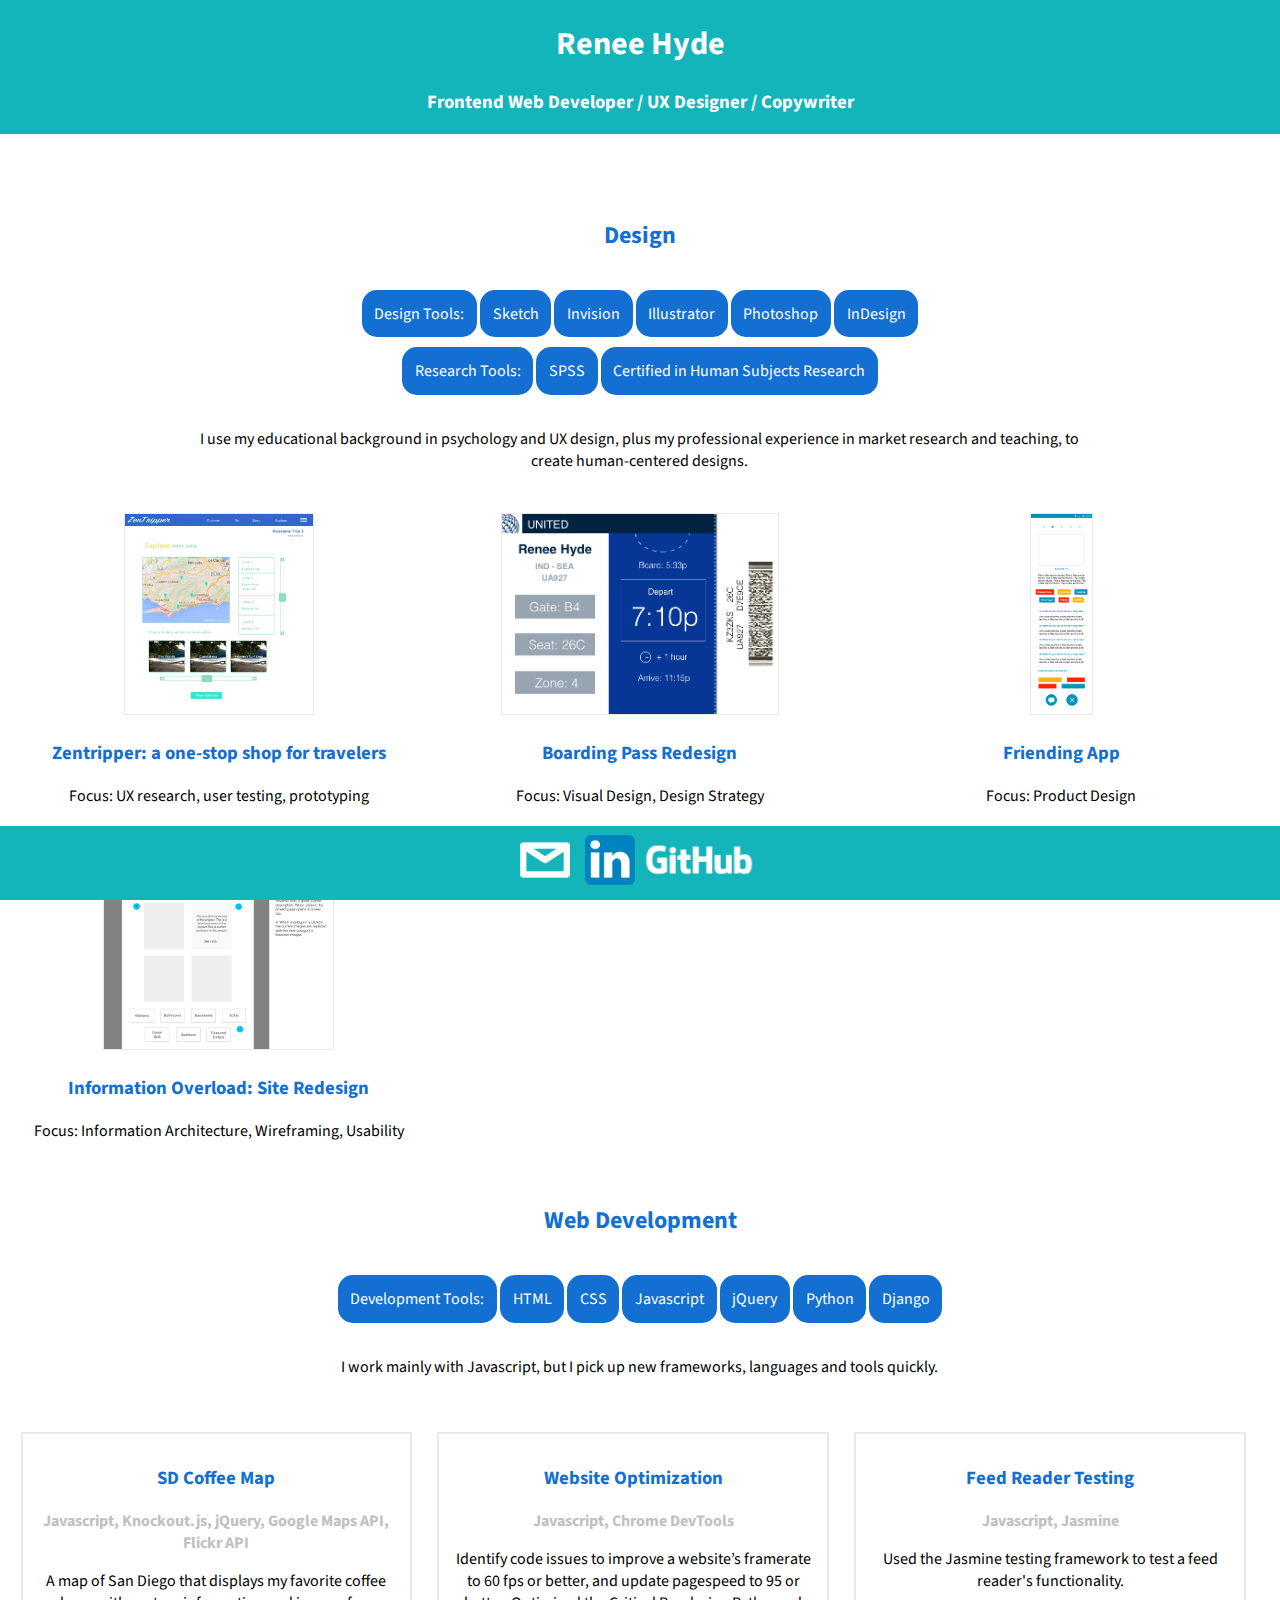
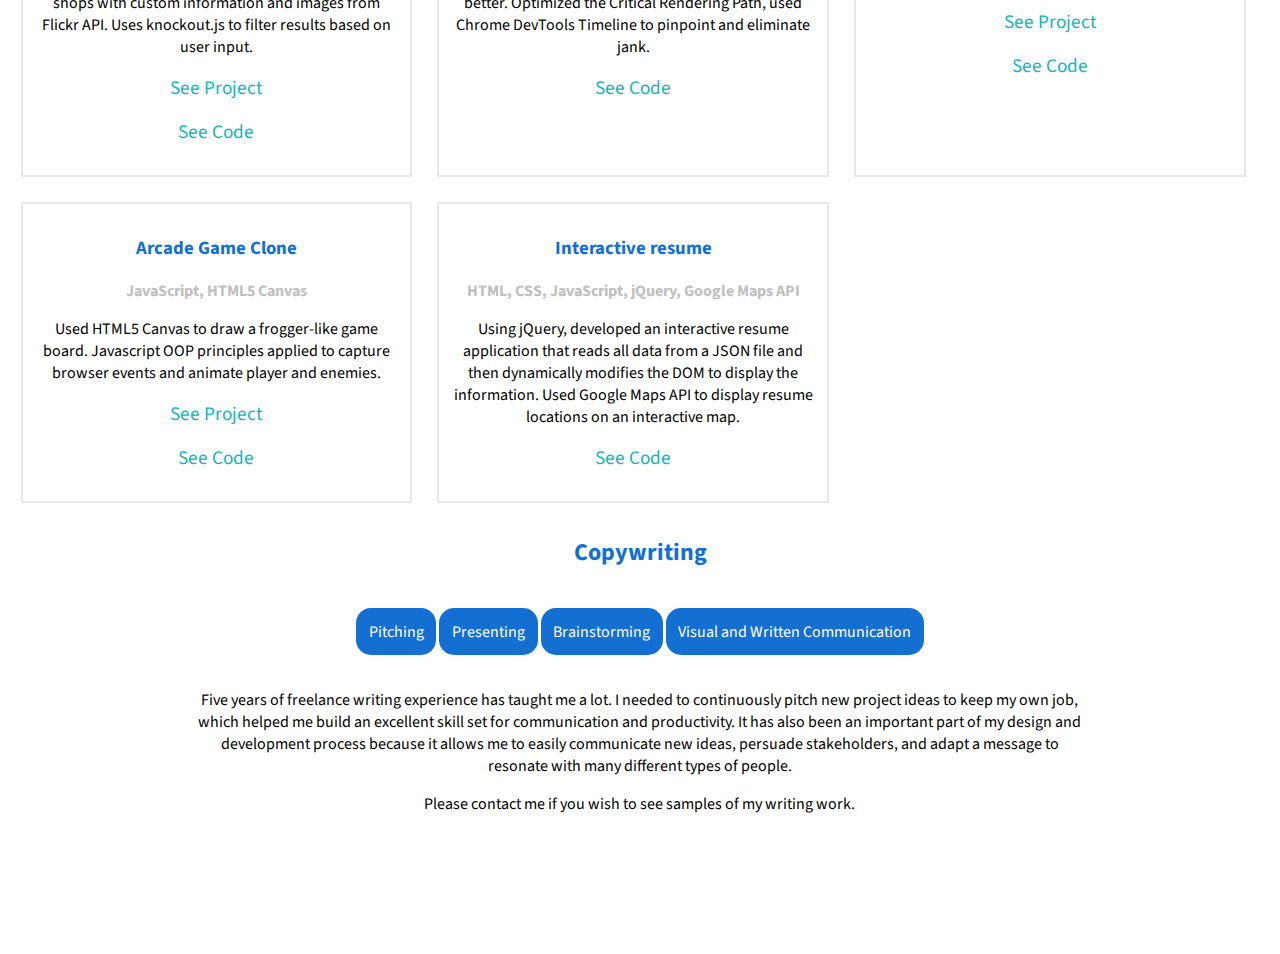
<file: index.html>
<!DOCTYPE html>
<html lang="en">
  <head>
    <meta charset="utf-8">
    <meta name="viewport" content="width=device-width, initial-scale=1">
    <!-- TODO add android color <meta name="theme-color" content="#db5945"> -->
    <title>Renee Hyde Portfolio</title>
    <link rel="stylesheet" href="assets/css/main.css">
    <link href="https://fonts.googleapis.com/css?family=Source+Sans+Pro" rel="stylesheet">
  </head>

  <body>
    <header class="name">
      <h1>Renee Hyde</h1>
      <h3>Frontend Web Developer / UX Designer / Copywriter</h3>
    </header>
    <div class="container">
      <div class="intro">
        <!-- <p>I am a front-end web developer, UX designer & copywriter with a passion for creative problem-solving.</p> -->
        <!-- <h3>Education</h3>
        <p>Princeton University, BA in Psychology</p>
        <p>General Assembly, User Experience Design Certificate</p>
        <p>Udacity, Front End Web Developer Nanodegree (current)</p> -->
      </div>

      <!-- Design Section Begins-->

      <div class="work-type">
        <h2>Design</h2>
      </div>

      <div class="skills">
        <span>Design Tools:</span>
        <span>Sketch</span>
        <span>Invision</span>
        <span>Illustrator</span>
        <span>Photoshop</span>
        <span>InDesign</span>
      </div>

      <div class="skills">
        <span>Research Tools:</span>
        <span>SPSS</span>
        <span>Certified in Human Subjects Research</span>
      </div>

      <div class = "work-type div-box">
        <p>I use my educational background in psychology and UX design, plus my professional experience in market research and teaching, to create human-centered designs.</p>
      </div>

      <div class="project">
        <a href=zentripper.html target="_blank"><img src="assets/img/screen5.png" class="project-image" alt="proj1"></a>
        <h3>Zentripper: a one-stop shop for travelers</h3>
        <p>Focus: UX research, user testing, prototyping</p>
      </div>

      <div class="project">
        <a href=boarding.html target="_blank"><img src="assets/img/boardingpass1.png" class="project-image" alt="proj2"></a>
        <h3>Boarding Pass Redesign</h3>
        <p>Focus: Visual Design, Design Strategy</p>
      </div>

      <div class="project">
        <a href=friend.html target="_blank"><img src="assets/img/friendapp1.png" class="project-image" alt="proj3"></a>
        <h3>Friending App</h3>
        <p>Focus: Product Design</p>
      </div>

      <div class="project">
        <a href=remodel.html target="_blank"><img src="assets/img/redesign4.png" class="project-image" alt="proj4"></a>
        <h3>Information Overload: Site Redesign</h3>
        <p>Focus: Information Architecture, Wireframing, Usability</p>
      </div>

      <!--  Web Development Projects-->

      <div class="work-type">
        <h2>Web Development</h2>
      </div>

      <div class="skills">
        <span>Development Tools:</span>
        <span>HTML</span>
        <span>CSS</span>
        <span>Javascript</span>
        <span>jQuery</span>
        <span>Python</span>
        <span>Django</span>
      </div>

      <div class= "work-type div-box">
        <p> I work mainly with Javascript, but I pick up new frameworks, languages and tools quickly.</p>
      </div>

      <div class="dev-project">
        <h3>SD Coffee Map</h3>
        <p><span>Javascript, Knockout.js, jQuery, Google Maps API, Flickr API</span></p>
        <p>A map of San Diego that displays my favorite coffee shops with custom information and images from Flickr API. Uses knockout.js to filter results based on user input.</p>
        <p><a href="https://areneehy.github.io/sd-coffee-map" target="_blank">See Project</a></p>
        <p><a href="https://github.com/areneehy/sd-coffee-map" target="_blank">See Code</a></p>
      </div>

      <div class="dev-project">
        <h3>Website Optimization</h3>
        <p><span>Javascript, Chrome DevTools </span></p>
        <p>Identify code issues to improve a website’s framerate to 60 fps or better, and update pagespeed to 95 or better. Optimized the Critical Rendering Path, used Chrome DevTools Timeline to pinpoint and eliminate jank.</p>
        <!-- <a href="https://areneehy.github.io/website-optimization" target="_blank">See Project</a> -->
        <p><a href="https://github.com/areneehy/website-optimization" target="_blank">See Code</a></p>
      </div>

      <div class="dev-project">
        <h3>Feed Reader Testing</h3>
        <p><span>Javascript, Jasmine </span></p>
        <p>Used the Jasmine testing framework to test a feed reader's functionality.</p>
        <!-- <a href="https://areneehy.github.io/website-optimization" target="_blank">See Project</a> -->
        <p><a href="https://areneehy.github.io/feed-reader-testing" target="_blank">See Project</a></p>
        <p><a href="https://github.com/areneehy/feed-reader-testing" target="_blank">See Code</a></p>
      </div>

      <div class="dev-project">
        <h3>Arcade Game Clone</h3>
        <p><span>JavaScript, HTML5 Canvas</span></p>
        <p>Used HTML5 Canvas to draw a frogger-like game board. Javascript OOP principles applied to capture browser events and animate player and enemies.</p>
        <p><a href="https://areneehy.github.io/arcade-game" target="_blank">See Project</a></p>
        <p><a href="https://github.com/areneehy/arcade-game" target="_blank">See Code</a></p>
      </div>

      <div class="dev-project">
        <h3>Interactive resume</h3>
        <p><span>HTML, CSS, JavaScript, jQuery, Google Maps API</span></p>
        <p>Using jQuery, developed an interactive resume application that reads all data from a JSON file and then dynamically modifies the DOM to display the information. Used Google Maps API to display resume locations on an interactive map.</p>
        <!-- <p><a href="https://areneehy.github.io/javascript-resume-template" target="_blank">See Project</a></p> -->
        <p><a href="https://github.com/areneehy/javascript-resume-template" target="_blank">See Code</a></p>
      </div>

      <!-- <div class="dev-project">
        <h3>Portfolio</h3>
        <p><span>HTML, CSS, Bootstrap, Github Pages</span></p>
        <p>Developed a personal portfolio page using HTML, CSS, and the Bootstrap framework. The page is fully responsive and works on mobile, tablet, and desktop browsers.</p>
        <a href="https://github.com/areneehy/areneehy.github.io" target="_blank">See Code</a>
      </div> -->

      <!--  Copywriting-->
      <div class="work-type">
        <h2>Copywriting</h2>
      </div>

      <div class="skills">
        <span>Pitching</span>
        <span>Presenting</span>
        <span>Brainstorming</span>
        <span>Visual and Written Communication</span>
      </div>

      <div class= "work-type div-box">
        <p>Five years of freelance writing experience has taught me a lot. I needed to continuously pitch new project ideas to keep my own job, which helped me build an excellent skill set for communication and productivity. It has also been an important part of my design and development process because it allows me to easily communicate new ideas, persuade stakeholders, and adapt a message to resonate with many different types of people.</p>
        <p>Please contact me if you wish to see samples of my writing work.</p>
      </div>
    </div>
  </body>
  <footer>
    <div>
      <a href="mailto:ahyde@alumni.princeton.edu" class="icon"> <img src=assets/img/email.png height=50 alt="mailto:ahyde@alumnni.princeton.edu"></a>
      <a href="https://www.linkedin.com/in/reneehydewriter" target="_blank"> <img src=assets/img/linkedin.png height=50 alt="linkedin"></a>
      <a href="https://github.com/areneehy/" target="_blank"> <img src=assets/img/github-logo-white.png height=50 alt="GitHub"></a>
    </div>
  </footer>
</html>
</file>
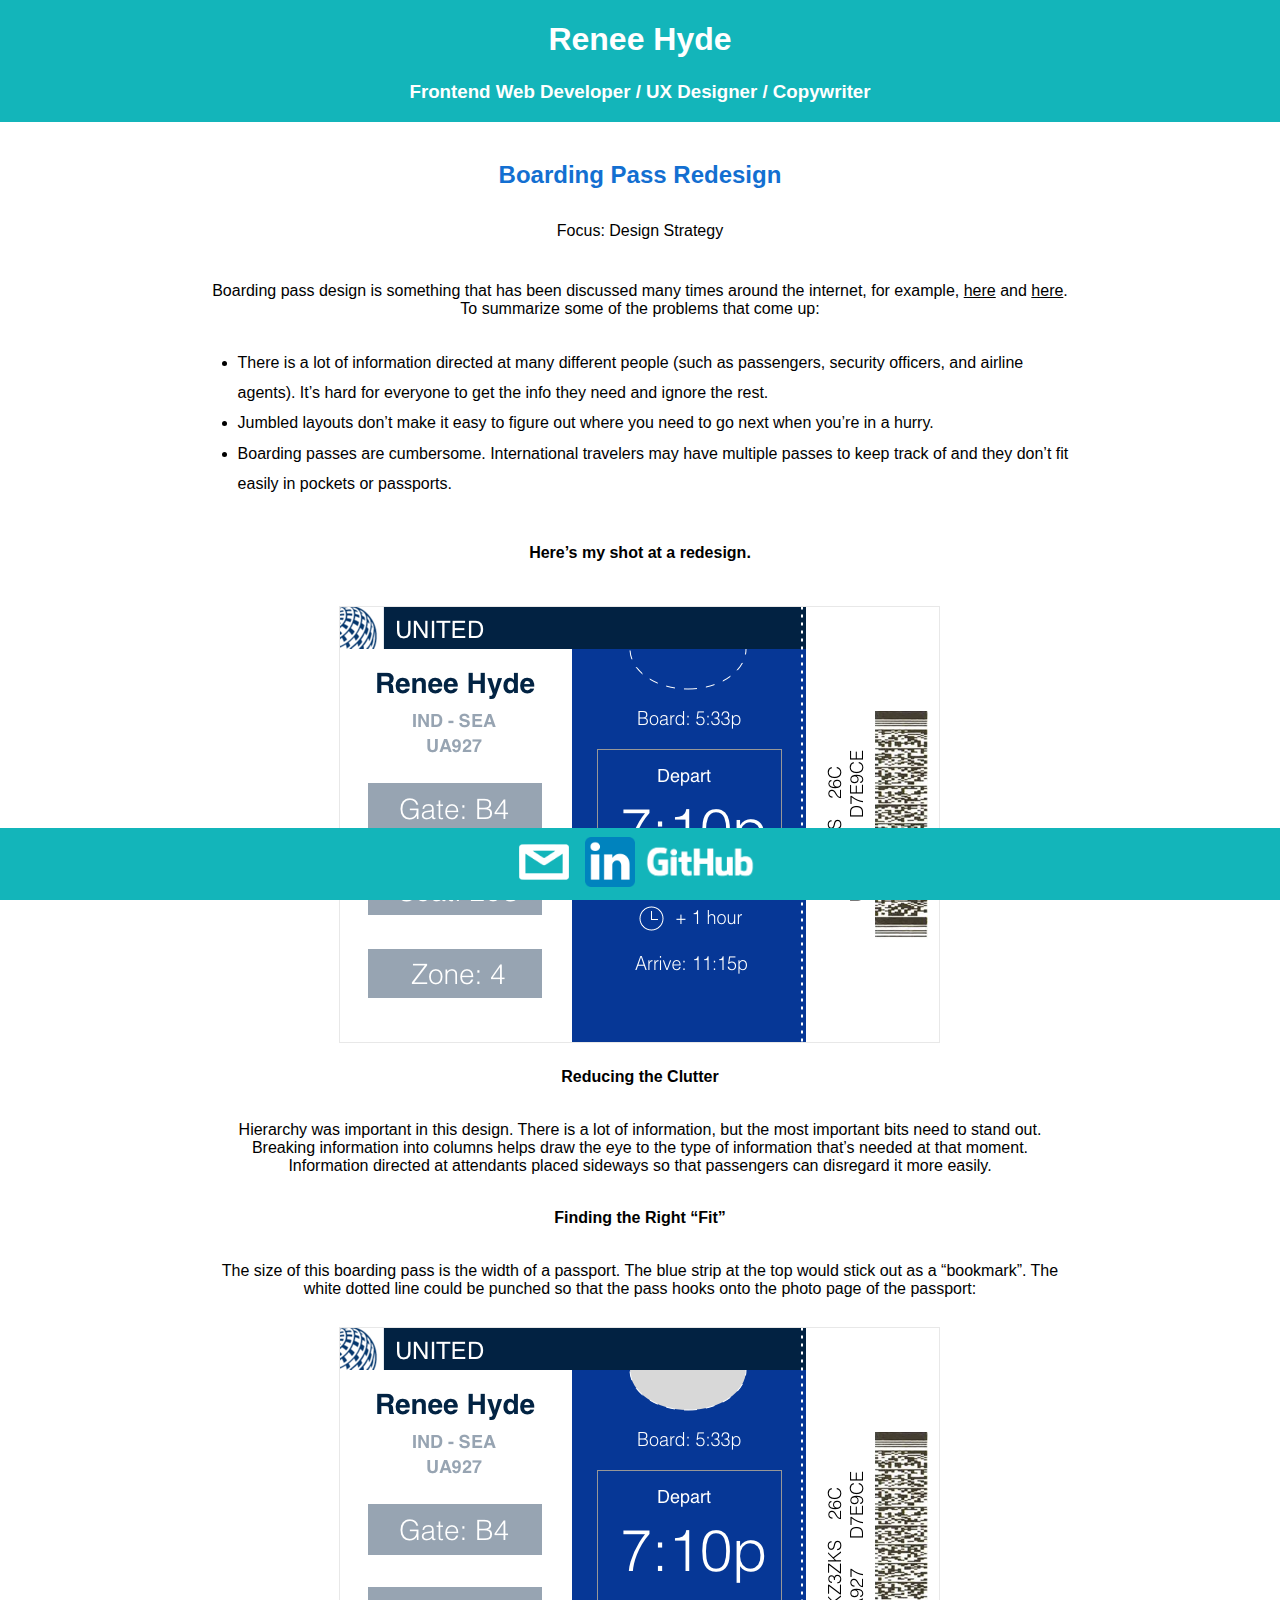
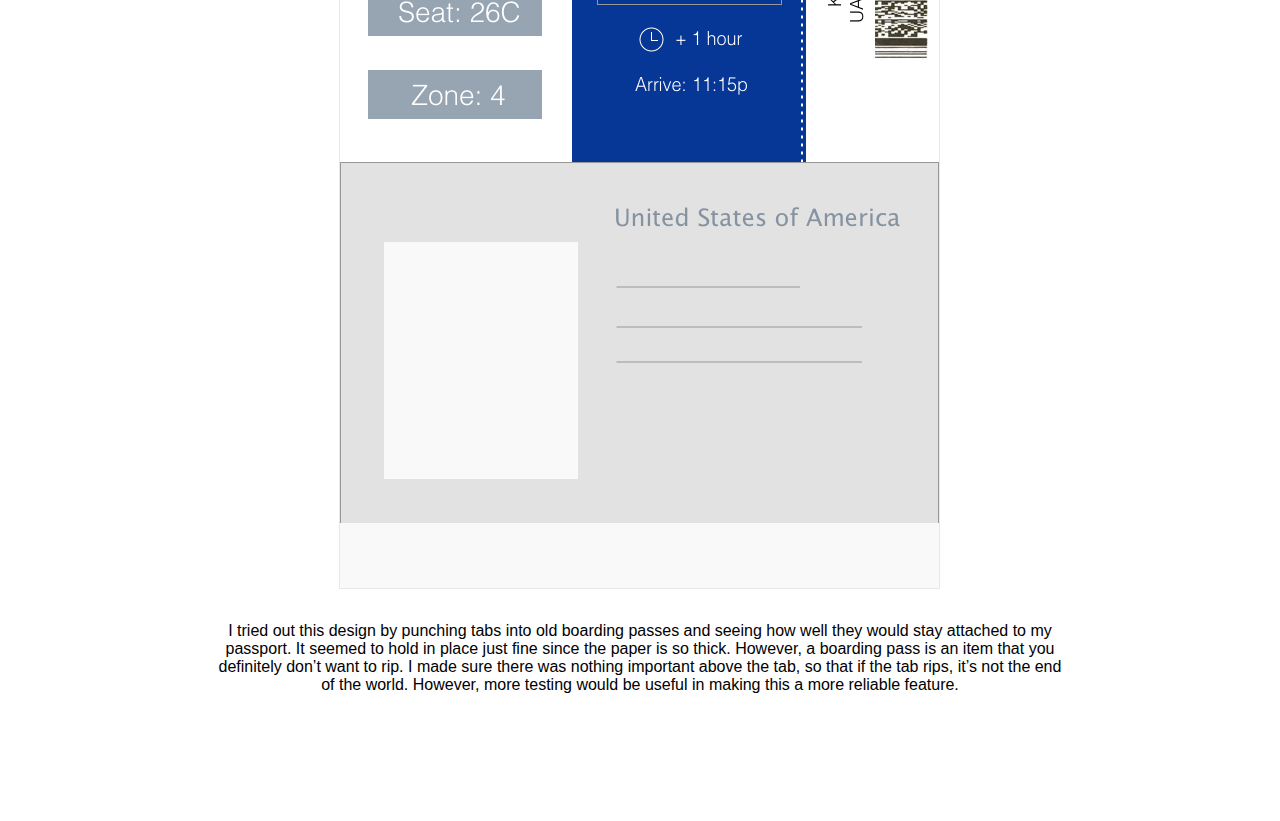
<file: boarding.html>
<!DOCTYPE html>
<html lang="en">
  <head>
    <meta charset="utf-8">
    <meta name="viewport" content="width=device-width, initial-scale=1">
    <!-- TODO add android color <meta name="theme-color" content="#db5945"> -->
    <title>Renee Hyde Portfolio</title>
    <link rel="stylesheet" href="assets/css/main.css">
    <link rel="stylesheet" href="assets/css/project.css">
    <link href="https://fonts.googleapis.com/css?family=Roboto+Condensed" rel="stylesheet">
  </head>
  <body>
    <header class="name">
      <h1>Renee Hyde</h1>
      <h3>Frontend Web Developer / UX Designer / Copywriter</h3>
    </header>
    <div class="project-container">
    <div class="title">
    <h2>Boarding Pass Redesign</h2>
    <p>Focus: Design Strategy</p>
    </div>
    <p>Boarding pass design is something that has been discussed many times around the internet, for example, <a href="http://passfail.squarespace.com/" target="_blank">here</a> and <a href="http://petesmart.co.uk/rethink-the-airline-boarding-pass/" target="_blank">here</a>. To summarize some of the problems that come up:</p>
    <ul class="left-align">
      <li>There is a lot of information directed at many different people (such as passengers, security officers, and airline agents). It’s hard for everyone to get the info they need and ignore the rest.</li>
      <li>Jumbled layouts don’t make it easy to figure out where you need to go next when you’re in a hurry.</li>
      <li>Boarding passes are cumbersome. International travelers may have multiple passes to keep track of and they don’t fit easily in pockets or passports.</li>
    </ul>
    <p class="standalone">Here’s my shot at a redesign.</p>
    <img src="assets/img/boardingpass1.png" alt="boarding-pass">

    <h4>Reducing the Clutter</h4>
    <p>Hierarchy was important in this design. There is a lot of information, but the most important bits need to stand out. Breaking information into columns helps draw the eye to the type of information that’s needed at that moment. Information directed at attendants placed sideways so that passengers can disregard it more easily.</p>

    <h4>Finding the Right “Fit”</h4>
    <p>The size of this boarding pass is the width of a passport. The blue strip at the top would stick out as a “bookmark”. The white dotted line could be punched so that the pass hooks onto the photo page of the passport:</p>
    <img src="assets/img/boardingpass2.png" alt="boarding-pass-with-passport">
    <p>I tried out this design by punching tabs into old boarding passes and seeing how well they would stay attached to my passport. It seemed to hold in place just fine since the paper is so thick. However, a boarding pass is an item that you definitely don’t want to rip. I made sure there was nothing important above the tab, so that if the tab rips, it’s not the end of the world. However, more testing would be useful in making this a more reliable feature.</p>
    </div>
    <footer>
      <div>
        <a href="mailto:ahyde@alumni.princeton.edu" class="icon"> <img src=assets/img/email.png height=50 alt="mailto:ahyde@alumnni.princeton.edu"></a>
        <a href="https://www.linkedin.com/in/reneehydewriter" target="_blank"> <img src=assets/img/linkedin.png height=50 alt="linkedin"></a>
        <a href="https://github.com/areneehy/" target="_blank"> <img src=assets/img/github-logo-white.png height=50 alt="GitHub"></a>
      </div>
    </footer>
  </body>
</html>
</file>
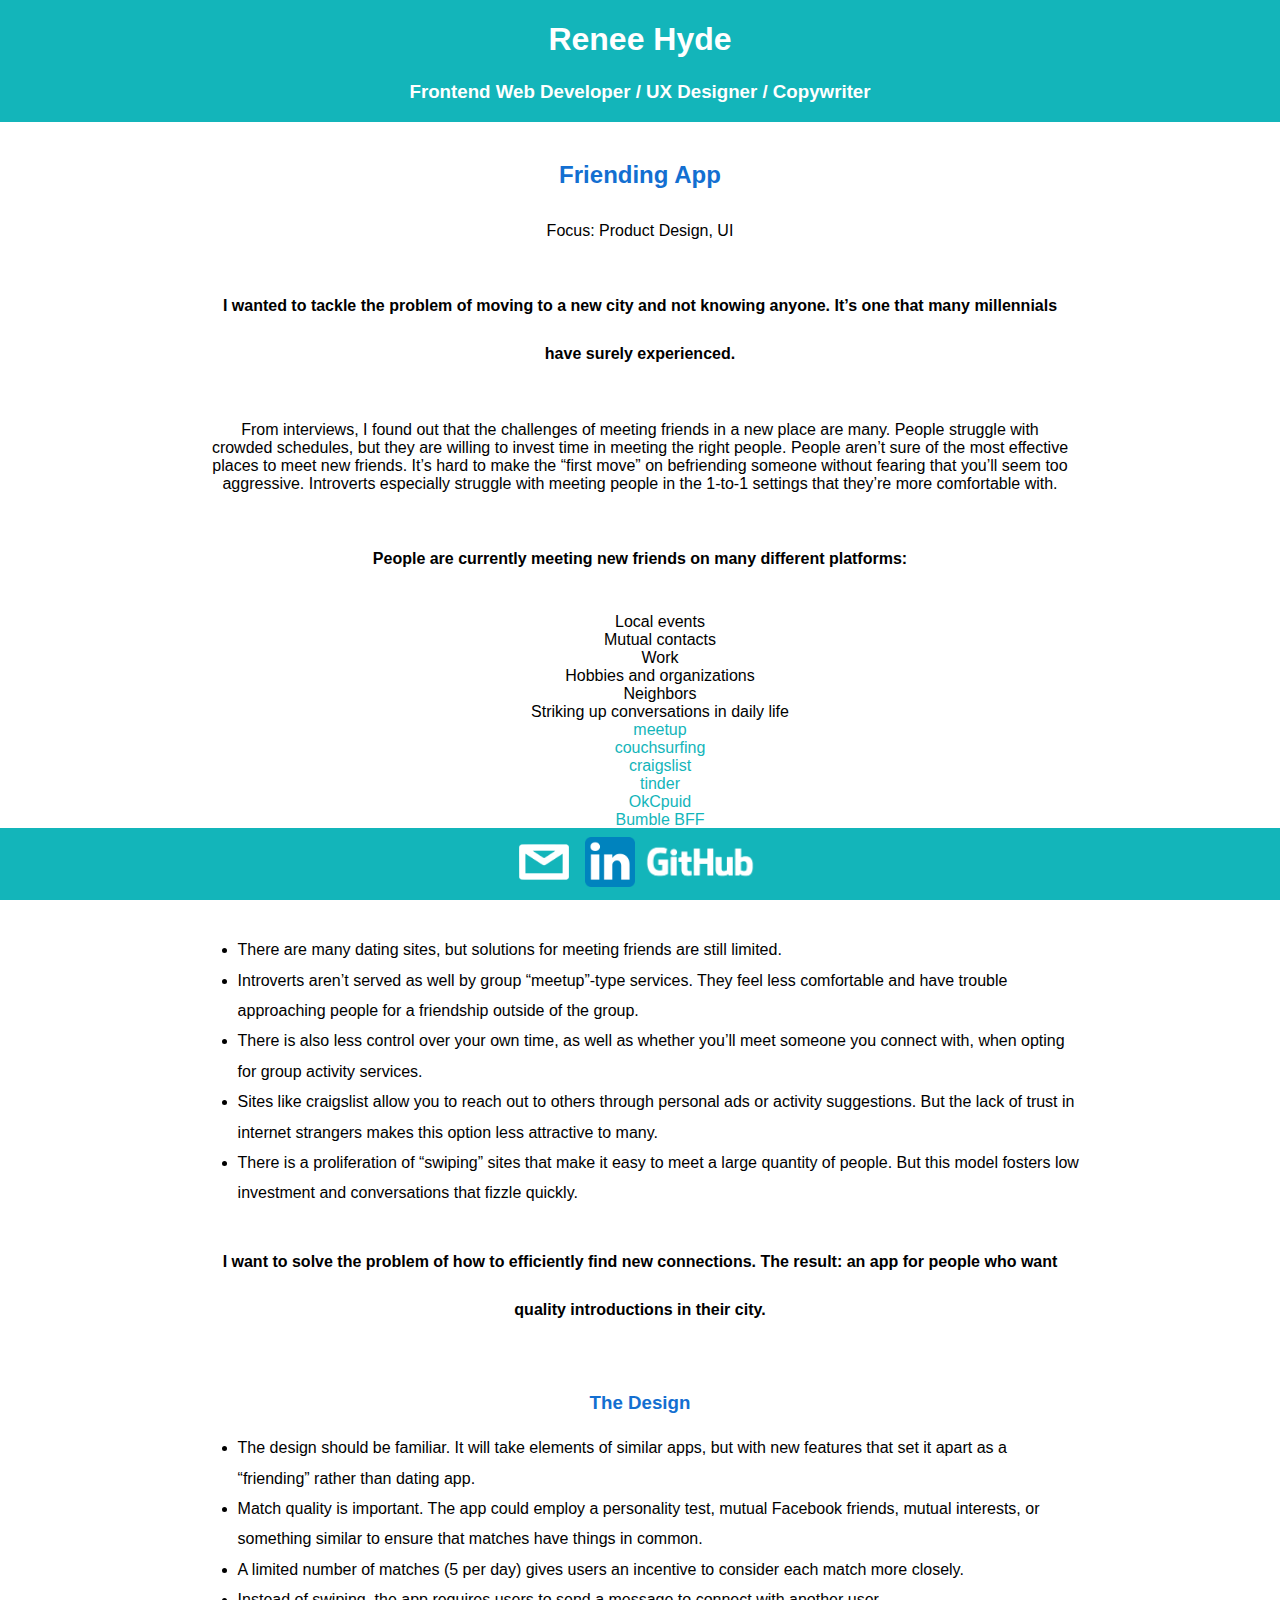
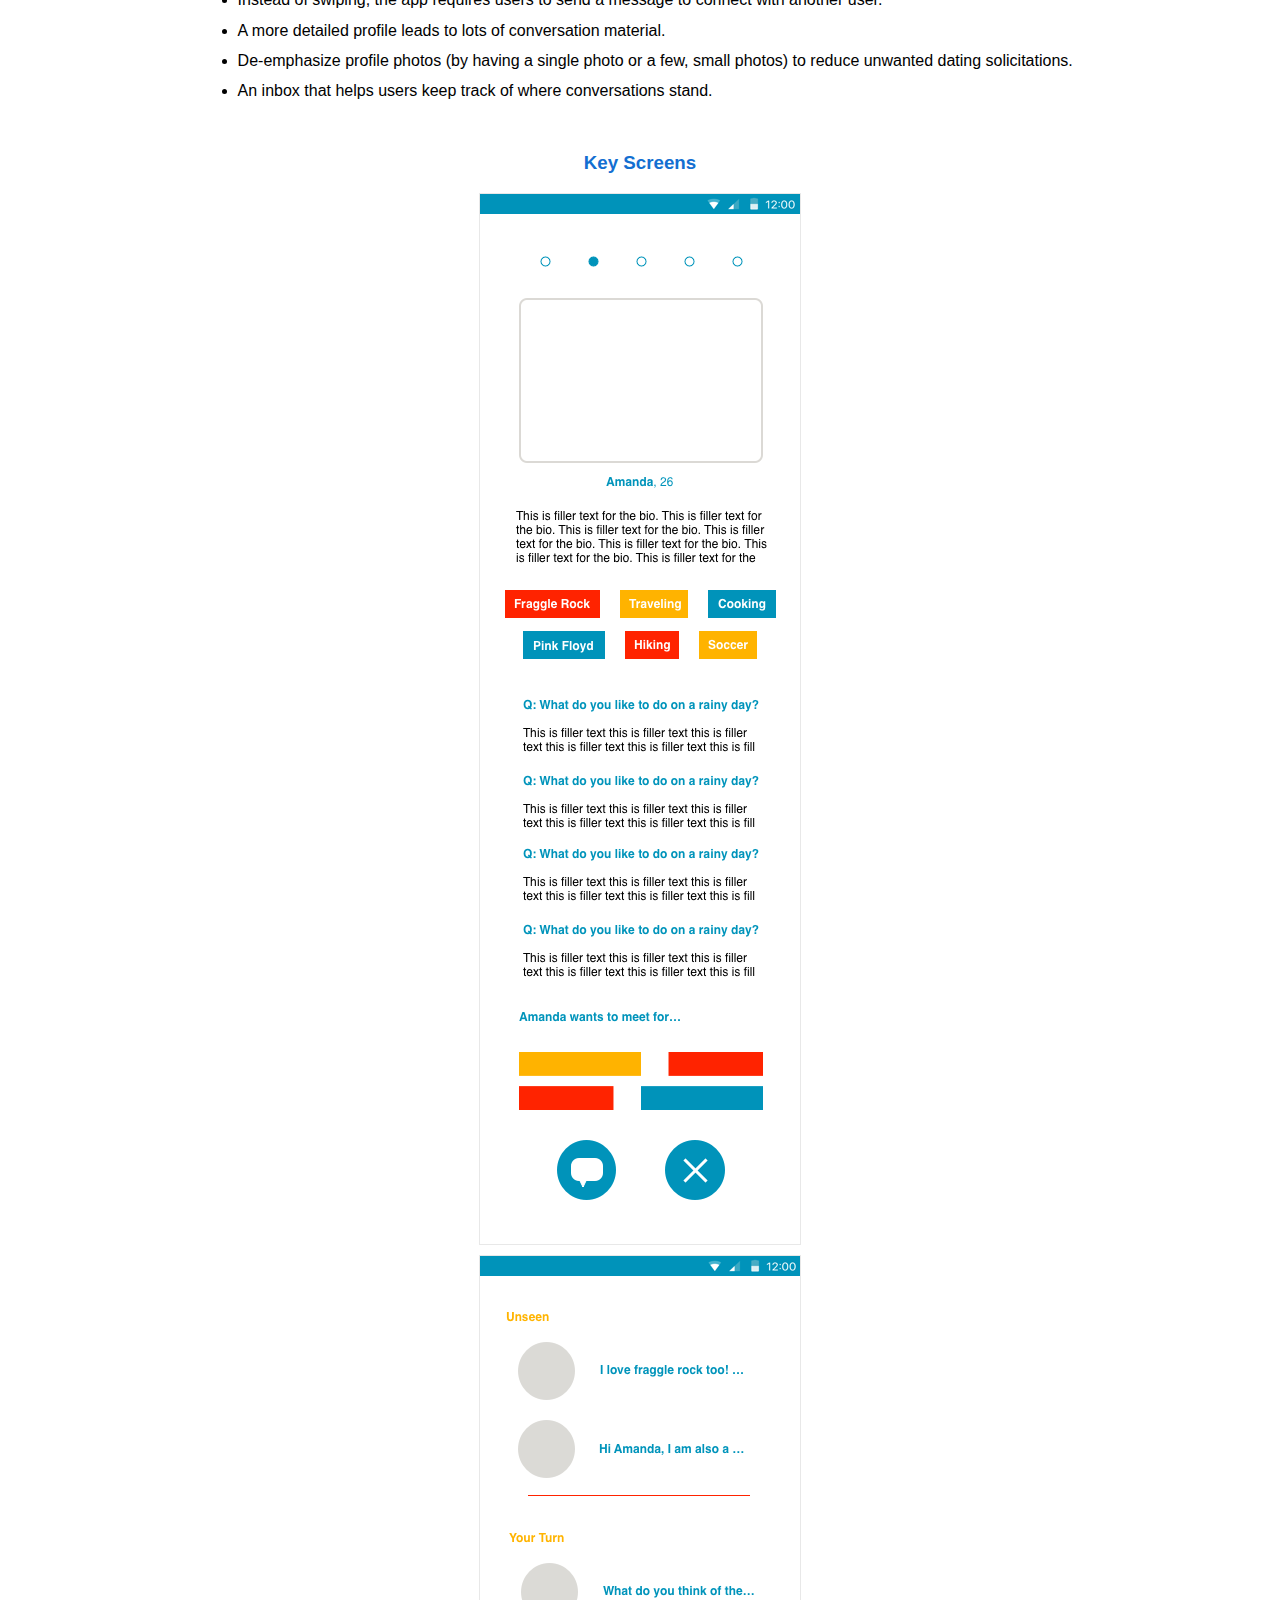
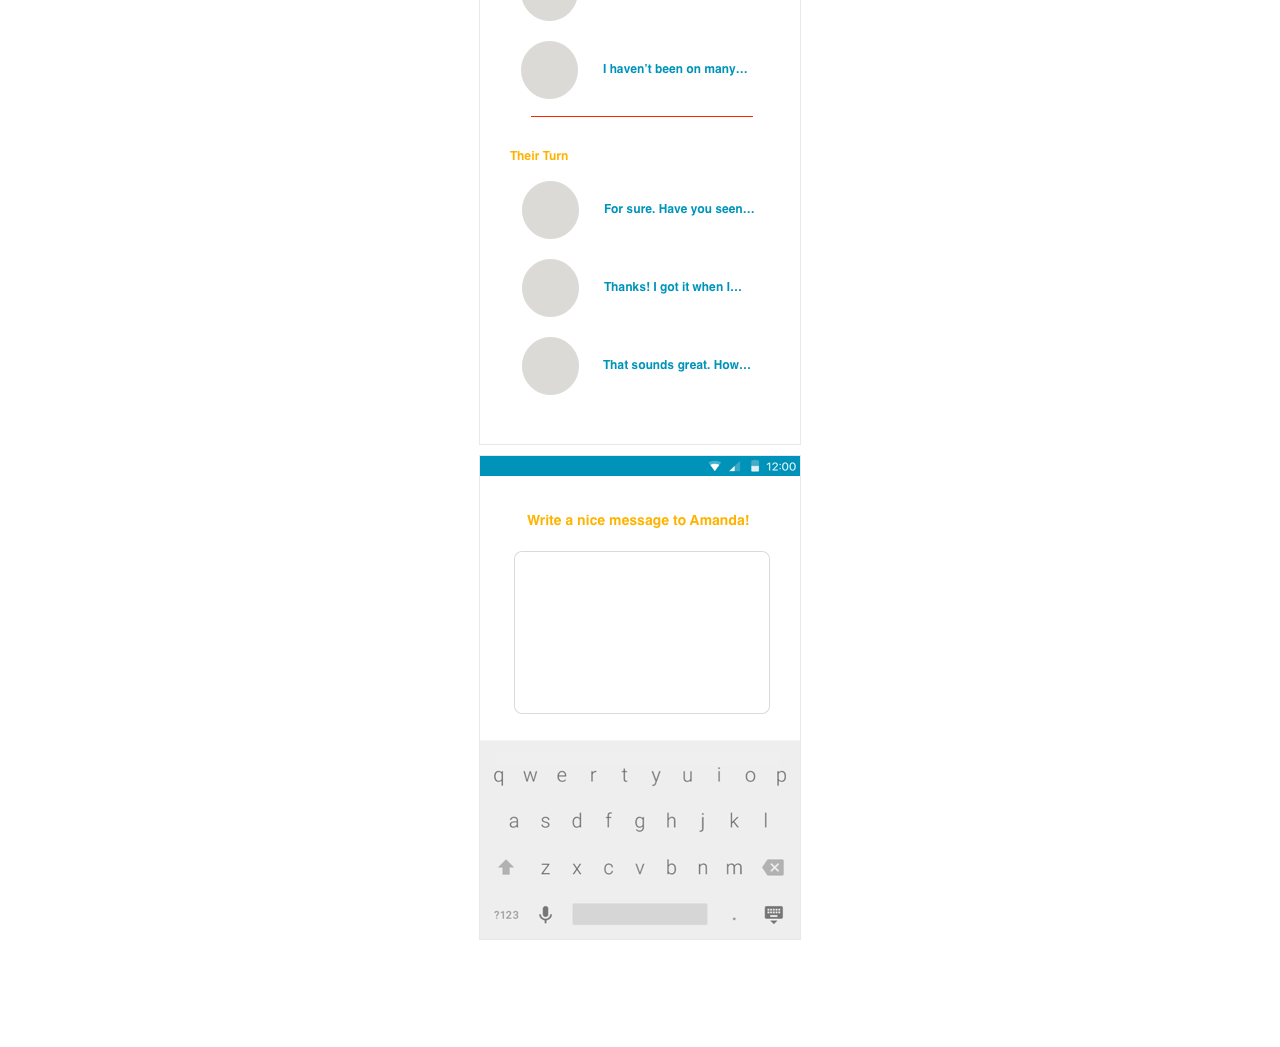
<file: friend.html>
<!DOCTYPE html>
<html lang="en">
  <head>
    <meta charset="utf-8">
    <meta name="viewport" content="width=device-width, initial-scale=1">
    <!-- TODO add android color <meta name="theme-color" content="#db5945"> -->
    <title>Renee Hyde Portfolio</title>
    <link rel="stylesheet" href="assets/css/main.css">
    <link rel="stylesheet" href="assets/css/project.css">
    <link href="https://fonts.googleapis.com/css?family=Roboto+Condensed" rel="stylesheet">
  </head>
  <body>
    <header class="name">
      <h1>Renee Hyde</h1>
      <h3>Frontend Web Developer / UX Designer / Copywriter</h3>
    </header>
    <div class="project-container">
    <div class="title">
    <h2>Friending App</h2>
    <p>Focus: Product Design, UI</p>
    </div>
    <p class="standalone">I wanted to tackle the problem of moving to a new city and not knowing anyone. It’s one that many millennials have surely experienced.</p>
    <p>From interviews, I found out that the challenges of meeting friends in a new place are many. People struggle with crowded schedules, but they are willing to invest time in meeting the right people. People aren’t sure of the most effective places to meet new friends. It’s hard to make the “first move” on befriending someone without fearing that you’ll seem too aggressive. Introverts especially struggle with meeting people in the 1-to-1 settings that they’re more comfortable with.</p>
    <p class="standalone">People are currently meeting new friends on many different platforms:</p>
    <ul class="no-decoration">
      <li>Local events</li>
      <li>Mutual contacts</li>
      <li>Work</li>
      <li>Hobbies and organizations</li>
      <li>Neighbors</li>
      <li>Striking up conversations in daily life</li>
      <li><span>meetup</span></li>
      <li><span>couchsurfing</span></li>
      <li><span>craigslist</span></li>
      <li><span>tinder</span></li>
      <li><span>OkCpuid</span></li>
      <li><span>Bumble BFF</span></li>
    </ul>

    <p class="standalone">Still, these solutions aren’t right for everyone.</p>
    <ul class="left-align">
      <li>There are many dating sites, but solutions for meeting friends are still limited.</li>
      <li>Introverts aren’t served as well by group “meetup”-type services. They feel less comfortable and have trouble approaching people for a friendship outside of the group.</li>
      <li>There is also less control over your own time, as well as whether you’ll meet someone you connect with, when opting for group activity services.</li>
      <li>Sites like craigslist allow you to reach out to others through personal ads or activity suggestions. But the lack of trust in internet strangers makes this option less attractive to many.</li>
      <li>There is a proliferation of “swiping” sites that make it easy to meet a large quantity of people.  But this model fosters low investment and conversations that fizzle quickly.</li>
    </ul>
    <p class="standalone">I want to solve the problem of how to efficiently find new connections. The result: an app for people who want quality introductions in their city.</p>

    <h3>The Design</h3>
    <ul class="left-align">
      <li>The design should be familiar. It will take elements of similar apps, but with new features that set it apart as a “friending” rather than dating app.</li>
      <li>Match quality is important. The app could employ a personality test, mutual Facebook friends, mutual interests, or something similar to ensure that matches have things in common.</li>
      <li>A limited number of matches (5 per day) gives users an incentive to consider each match more closely.</li>
      <li>Instead of swiping, the app requires users to send a message to connect with another user.</li>
      <li>A more detailed profile leads to lots of conversation material.</li>
      <li>De-emphasize profile photos (by having a single photo or a few, small photos) to reduce unwanted dating solicitations.</li>
      <li>An inbox that helps users keep track of where conversations stand.</li>
    </ul>

    <h3>Key Screens</h3>
    <div class="key-screen-small">
      <img src="assets/img/friendapp1.png" alt="friend-app-1">
      <img src="assets/img/friendapp2.png" alt="friend-app-2">
      <img src="assets/img/friendapp3.png" alt="friend-app-3">
    </div>
    </div>
    <footer>
      <div>
        <a href="mailto:ahyde@alumni.princeton.edu" class="icon"> <img src=assets/img/email.png height=50 alt="mailto:ahyde@alumnni.princeton.edu"></a>
        <a href="https://www.linkedin.com/in/reneehydewriter" target="_blank"> <img src=assets/img/linkedin.png height=50 alt="linkedin"></a>
        <a href="https://github.com/areneehy/" target="_blank"> <img src=assets/img/github-logo-white.png height=50 alt="GitHub"></a>
      </div>
    </footer>
  </body>
</html>
</file>
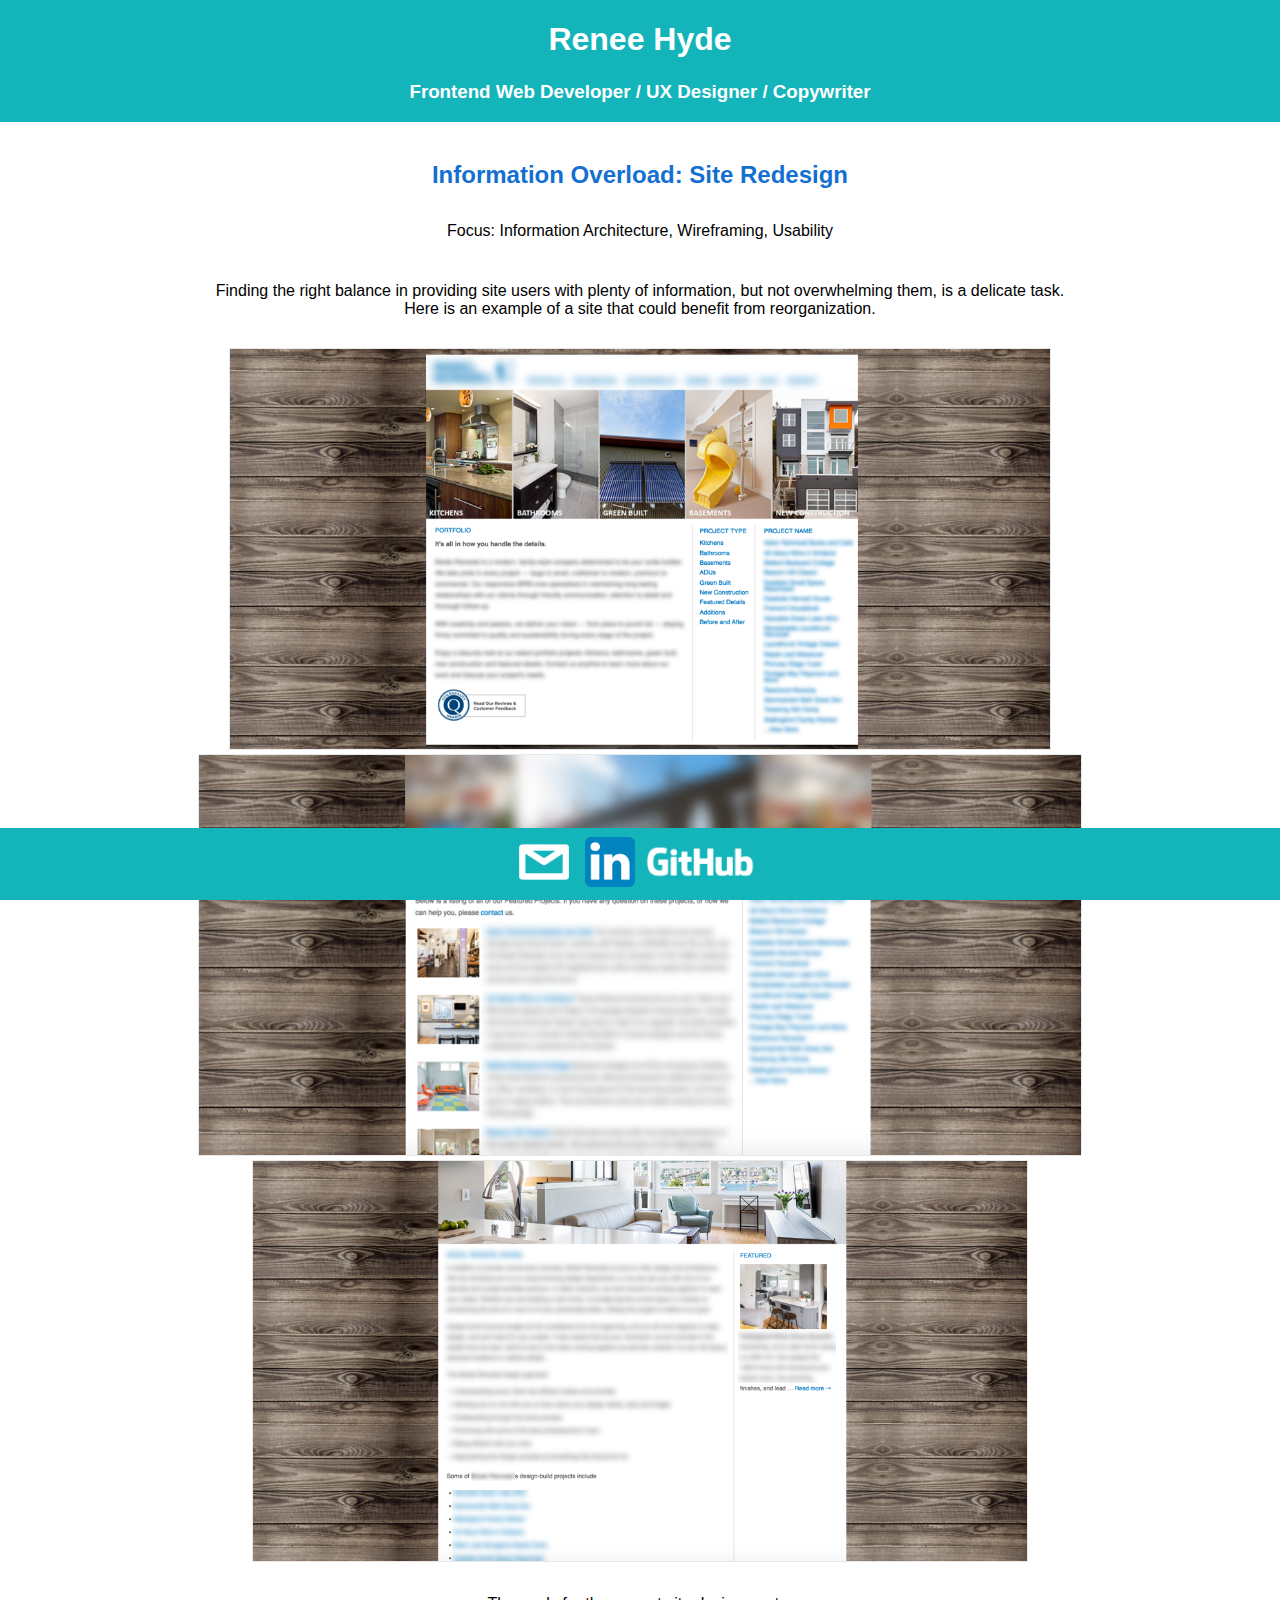
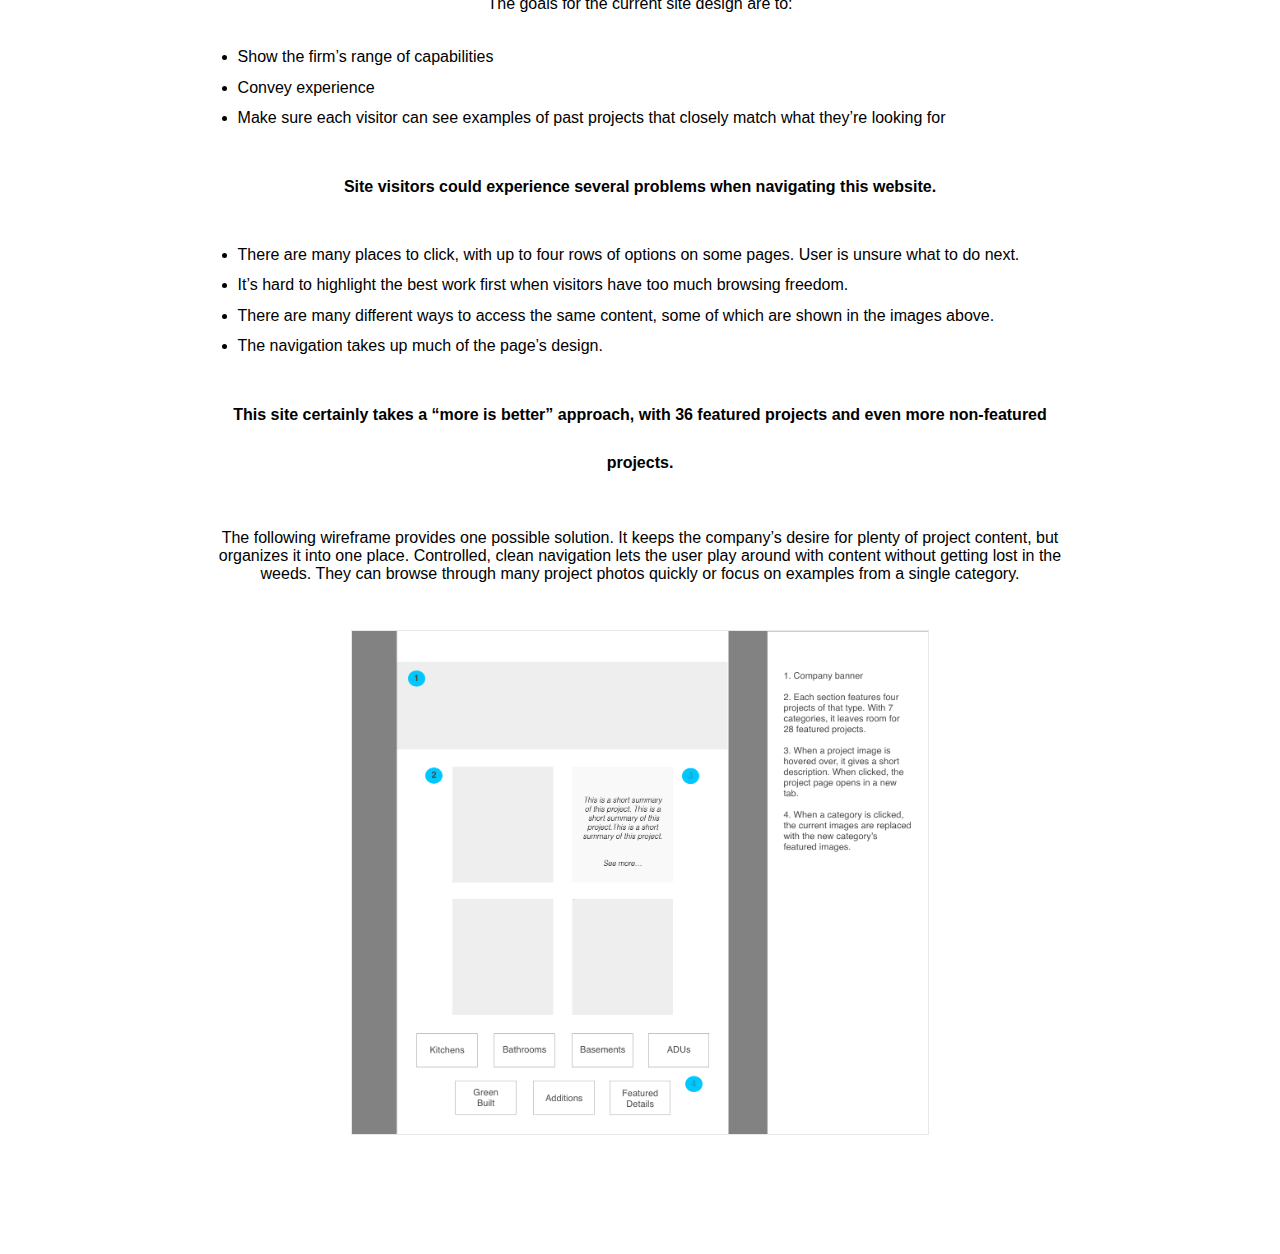
<file: remodel.html>
<!DOCTYPE html>
<html lang="en">
  <head>
    <meta charset="utf-8">
    <meta name="viewport" content="width=device-width, initial-scale=1">
    <!-- TODO add android color <meta name="theme-color" content="#db5945"> -->
    <title>Renee Hyde Portfolio</title>
    <link rel="stylesheet" href="assets/css/main.css">
    <link rel="stylesheet" href="assets/css/project.css">
    <link href="https://fonts.googleapis.com/css?family=Roboto+Condensed" rel="stylesheet">
  </head>

  <body>
    <header class="name">
      <h1>Renee Hyde</h1>
      <h3>Frontend Web Developer / UX Designer / Copywriter</h3>
    </header>
    <div class="project-container">
    <div class="title">
    <h2>Information Overload: Site Redesign</h2>
    <p>Focus: Information Architecture, Wireframing, Usability</p>
    </div>
    <p>Finding the right balance in providing site users with plenty of information, but not overwhelming them, is a delicate task. Here is an example of a site that could benefit from reorganization.</p>
    <img src="assets/img/redesign1.png" alt="redesign-1" height=400>
    <img src="assets/img/redesign2.png" alt="redesign-2" height=400>
    <img src="assets/img/redesign3.png" alt="redesign-3" height=400>
    <p>The goals for the current site design are to:</p>
    <ul class="left-align">
      <li>Show the firm’s range of capabilities</li>
      <li>Convey experience</li>
      <li>Make sure each visitor can see examples of past projects that closely match what they’re looking for</li>
    </ul>
    <p class= "standalone">Site visitors could experience several problems when navigating this website.</p>
    <ul class="left-align">
      <li>There are many places to click, with up to four rows of options on some pages. User is unsure what to do next.</li>
      <li>It’s hard to highlight the best work first when visitors have too much browsing freedom.</li>
      <li>There are many different ways to access the same content, some of which are shown in the images above.</li>
      <li>The navigation takes up much of the page’s design.</li>
    </ul>
    <p class="standalone">This site certainly takes a “more is better” approach, with 36 featured projects and even more non-featured projects.</p>
    <p>The following wireframe provides one possible solution. It keeps the company’s desire for plenty of project content, but organizes it into one place. Controlled, clean navigation lets the user play around with content without getting lost in the weeds. They can browse through many project photos quickly or focus on examples from a single category.</p>

    <div class="key-screen">
      <img src="assets/img/redesign4.png" alt="redesign-4">
    </div>
    </div>
    <footer>
      <div>
        <a href="mailto:ahyde@alumni.princeton.edu" class="icon"> <img src=assets/img/email.png height=50 alt="mailto:ahyde@alumnni.princeton.edu"></a>
        <a href="https://www.linkedin.com/in/reneehydewriter" target="_blank"> <img src=assets/img/linkedin.png height=50 alt="linkedin"></a>
        <a href="https://github.com/areneehy/" target="_blank"> <img src=assets/img/github-logo-white.png height=50 alt="GitHub"></a>
      </div>
    </footer>
  </body>
</html>
</file>
<file: assets/css/main.css>
/*============*/
/*Tests*/
/*============*/

/*.project-1 {
  background-color: blue;
  }

.project-2 {
  background-color: green;
  }

.project-3 {
  background-color: yellow;
  }*/

  /*.container {
    background-color: #dcc7aa;
  }*/

/*============*/
/*Page Display*/
/*============*/

header {
  position: absolute;
  left: 0;
  top: 0;
  right: 0;
  width: 100%;
}

footer {
   position:fixed;
   bottom:0;
   left:0;
   right:0;
}

body{
  padding-bottom: 7%;
}

.container {
  display: flex;
  flex-wrap: wrap;
  border: 1px;
}

.name {
  width: 100%;
}

.work-type {
  width: 100%;
}

.skills {
  width: 100%;
}

.intro {
  width: 100%;
}

.project, .dev-project {
  width: 100%;
  padding-bottom: 2%;
}

/*============*/
/*Text Display*/
/*============*/

* {
  text-align: center;
  font-family: 'Source Sans Pro', sans-serif;
  color: black;
}

.intro {
  width: 60%;
  margin: auto;
  padding-top: 15%;
}

.skills span {
  background-color: #136fd1;
  color: white;
  padding: 1%;
  line-height:2;
  border-radius: 15px;
}

.skills, .work-type {
  padding-bottom: 2%;
}

h2, h3 {
  color: #136fd1;
}

footer, header {
  background-color: #13b5ba;
}

header h1, header h3 {
  color: white;
}

.intro h3 {
  padding-top: 1.6%;
}

footer {
  margin-top: 3.5%;
}

.dev-project {
  padding: 1%;
  margin: 1%;
  border: 2px solid #e8e8e8;
}

/*.dev-project h3, .dev-project p, .dev-project a {
  color: white;
}*/

.dev-project a {
  margin: 0 25px;
  text-decoration: none;
  color: #13b5ba;
  font-size: 1.2em;
  padding: 1.5%;
}

.dev-project a:hover {
  background-color: #13b5ba;
  border-radius: 15px;
  color: white;
}

/*.project {
  background-color: grey;
  margin: 1%;
}*/

.dev-project span {
  color: #c0c0c0;
  font-weight: bold;
}

.div-box {
  width: 70%;
  margin: auto;
}

.div-box p {
  text-align: center;
}
/*.dev-project h3 {
  color: #f7c331;
}*/

/*============*/
/*Images*/
/*============*/
.responsive-image {
  max-width: 100%;
  display: block;
  margin: 0 auto
}

.project-image {
  height: 200px;
  border: 1px solid #e8e8e8;
}

footer {
  padding: .7%;
  margin-top: 70px;
}

.icon {
  padding-right: 12px;
}
/*============*/
/*Responsive*/
/*============*/

@media screen and (min-width: 550px) {
  .dev-project {
    width: 45%;
  }
  .project {
    width: 50%;
  }

@media screen and (min-width: 769px) {
  .dev-project {
    width: calc(86% / 3);
  }
  .project {
    width: calc(100%/3);
  }
}
</file>
<file: assets/css/project.css>
.project-container {
    width: 70%;
    margin: auto;
}
/*-----*/
/*Text*/
/*----*/

.heavyweight {
  font-weight: bold;
}

.highlight {
  color: #13b5ba;
}

.problem {
  border: 1px solid #e8e8e8;
}

span {
  color: #13b5ba;
}

.left-align li {
  text-align: left;
  line-height: 1.9;
}

h3 {
  padding-top: 3%;
}

p {
  padding: 1.5%;
}

header h3 {
  padding-top: .1%;
}

.standalone {
  line-height: 3;
  font-weight: bold;
}

.no-decoration {
  list-style: none;
}

.title{
  padding-top: 15%;
}

/*-----*/
/*Images*/
/*----*/

img {
  border: 1px solid #e8e8e8;
}

.key-screen img {
  width: 65%;
  margin: 2%;
}

.key-screen-small img {
  display: block;
  margin: 10px auto;
}

footer img {
  border: none;
}

@media screen and (max-width: 880px) {
  .title {
    margin-top: 25%;
  }
}
</file>
